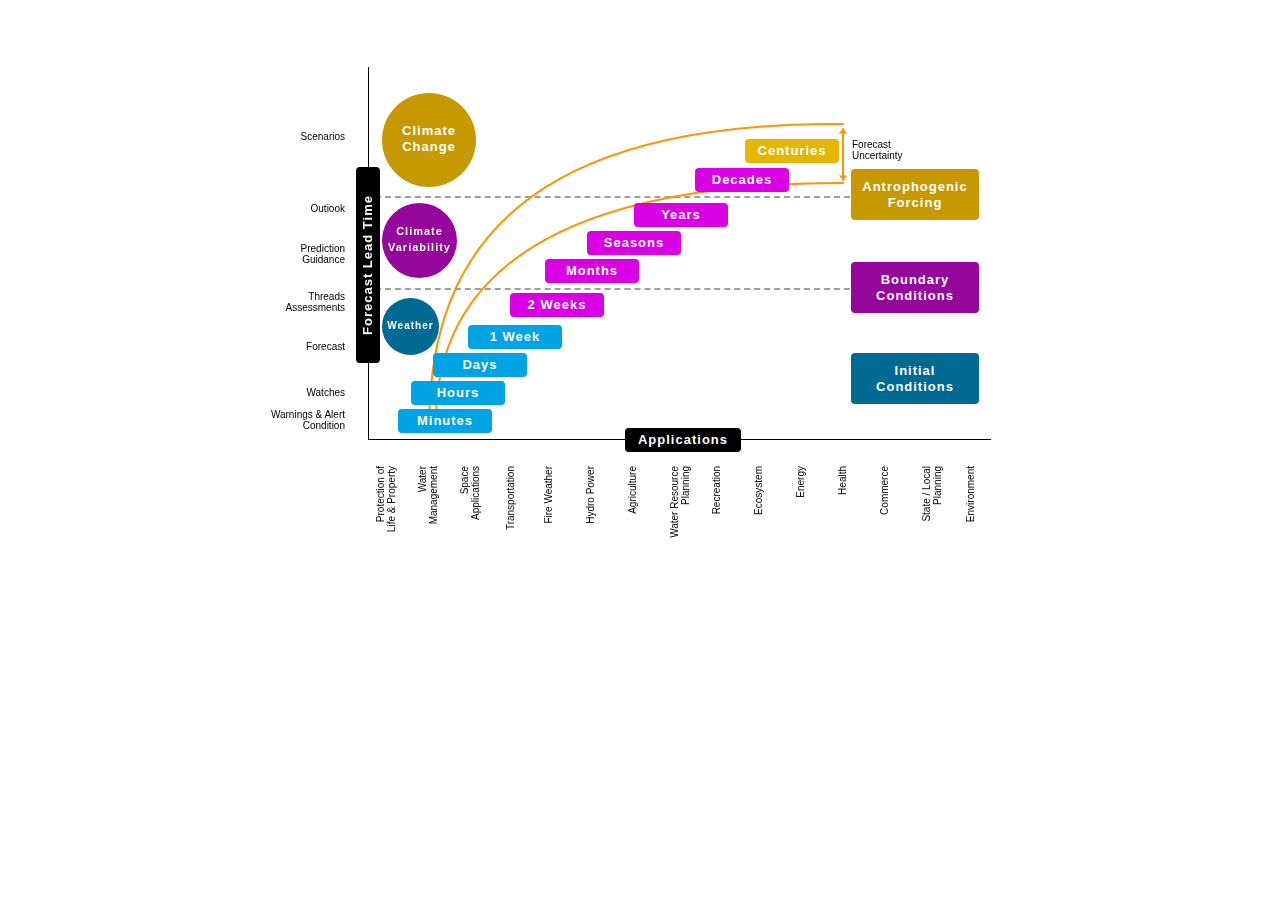
<file: present-2/frames/SCPF/SCPF.html>
<!DOCTYPE html>
<html>
  <head>
	<meta http-equiv="Content-Type" content="text/html; charset=utf-8" />
	<meta http-equiv="X-UA-Compatible" content="chrome=1,IE=edge" />
	<title>SCPF</title>
	<style>
		html {
			height:100%;
		}
		body {
			margin:0;
			height:100%;
		}
	</style>
	<!-- copy these lines to your document head: -->

	<meta name="viewport" content="user-scalable=yes, width=800" />

	<!-- end copy -->
  </head>
  <body>
	<!-- copy these lines to your document: -->

	<div id="scpf_hype_container" style="margin:auto;position:relative;width:800px;height:600px;overflow:hidden;">
		<script type="text/javascript" charset="utf-8" src="SCPF.hyperesources/scpf_hype_generated_script.js?55820"></script>
	</div>

	<!-- end copy -->
  </body>
</html>
</file>
